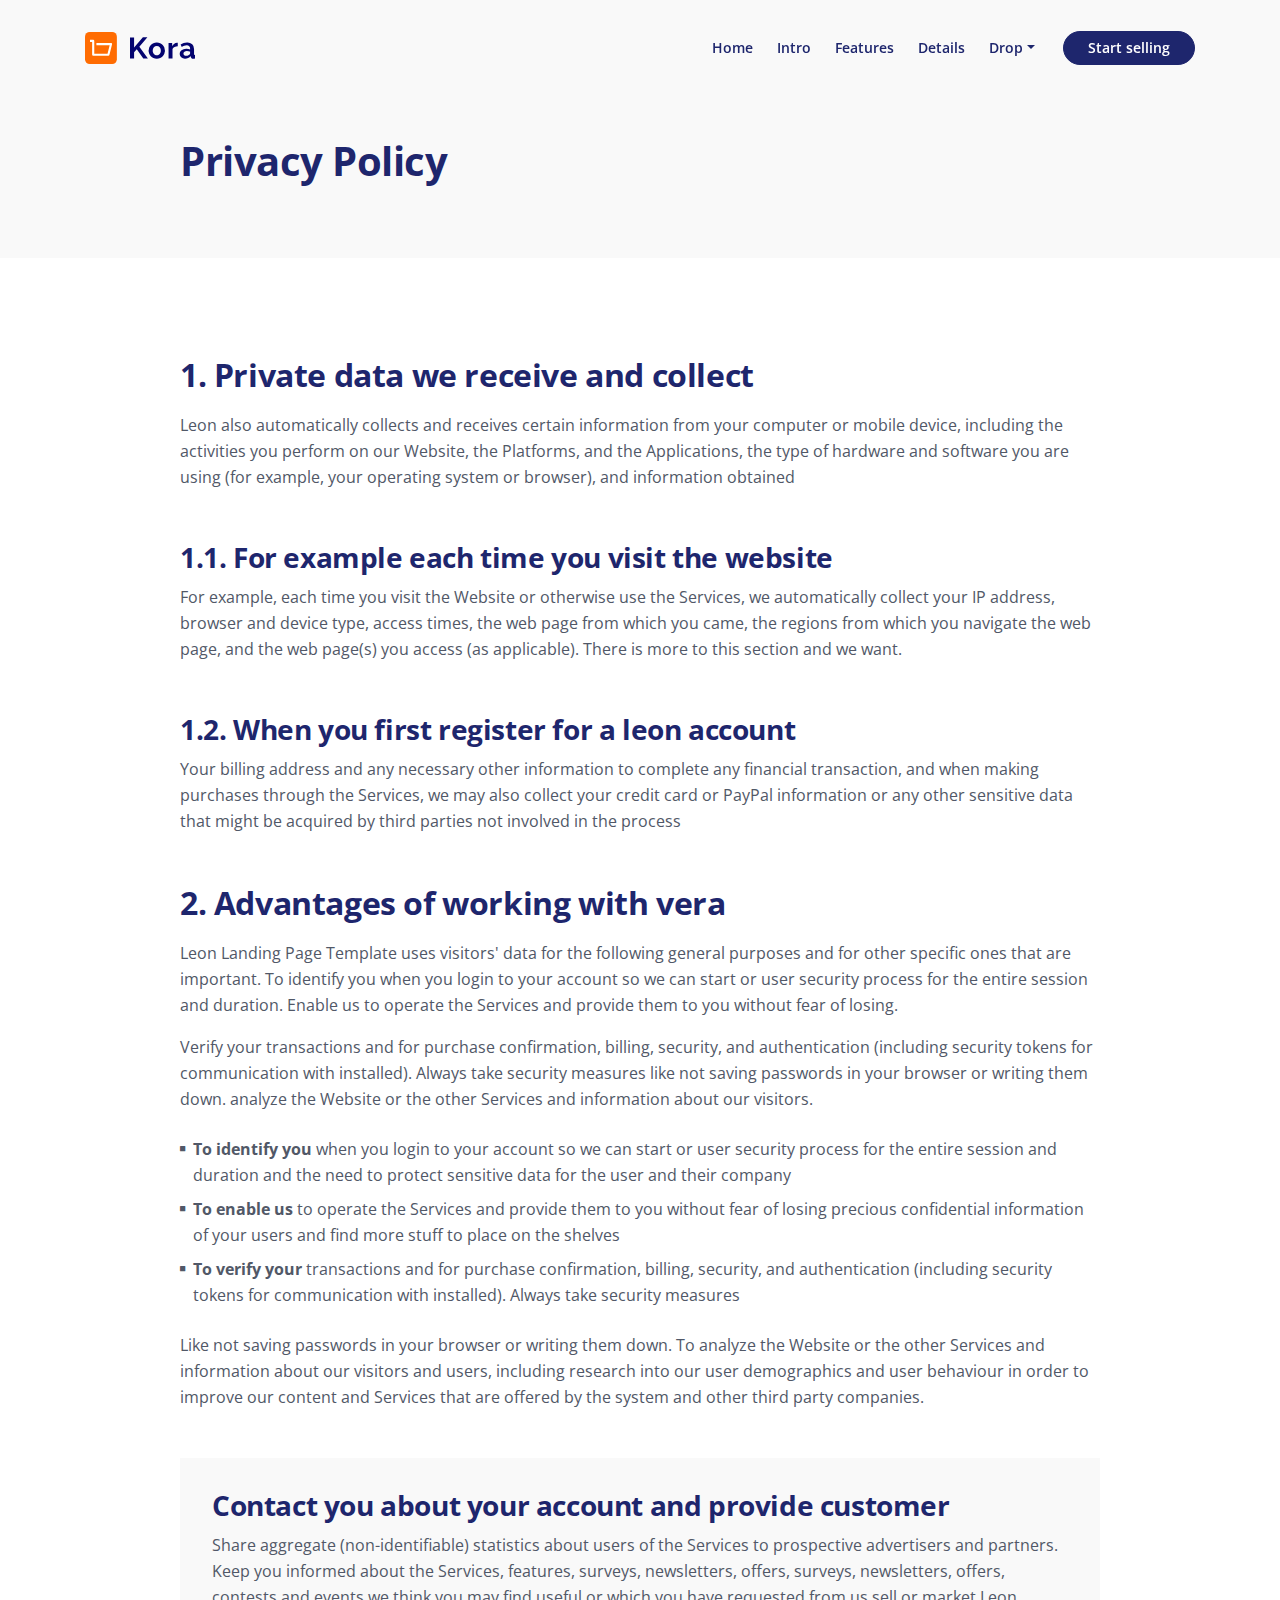
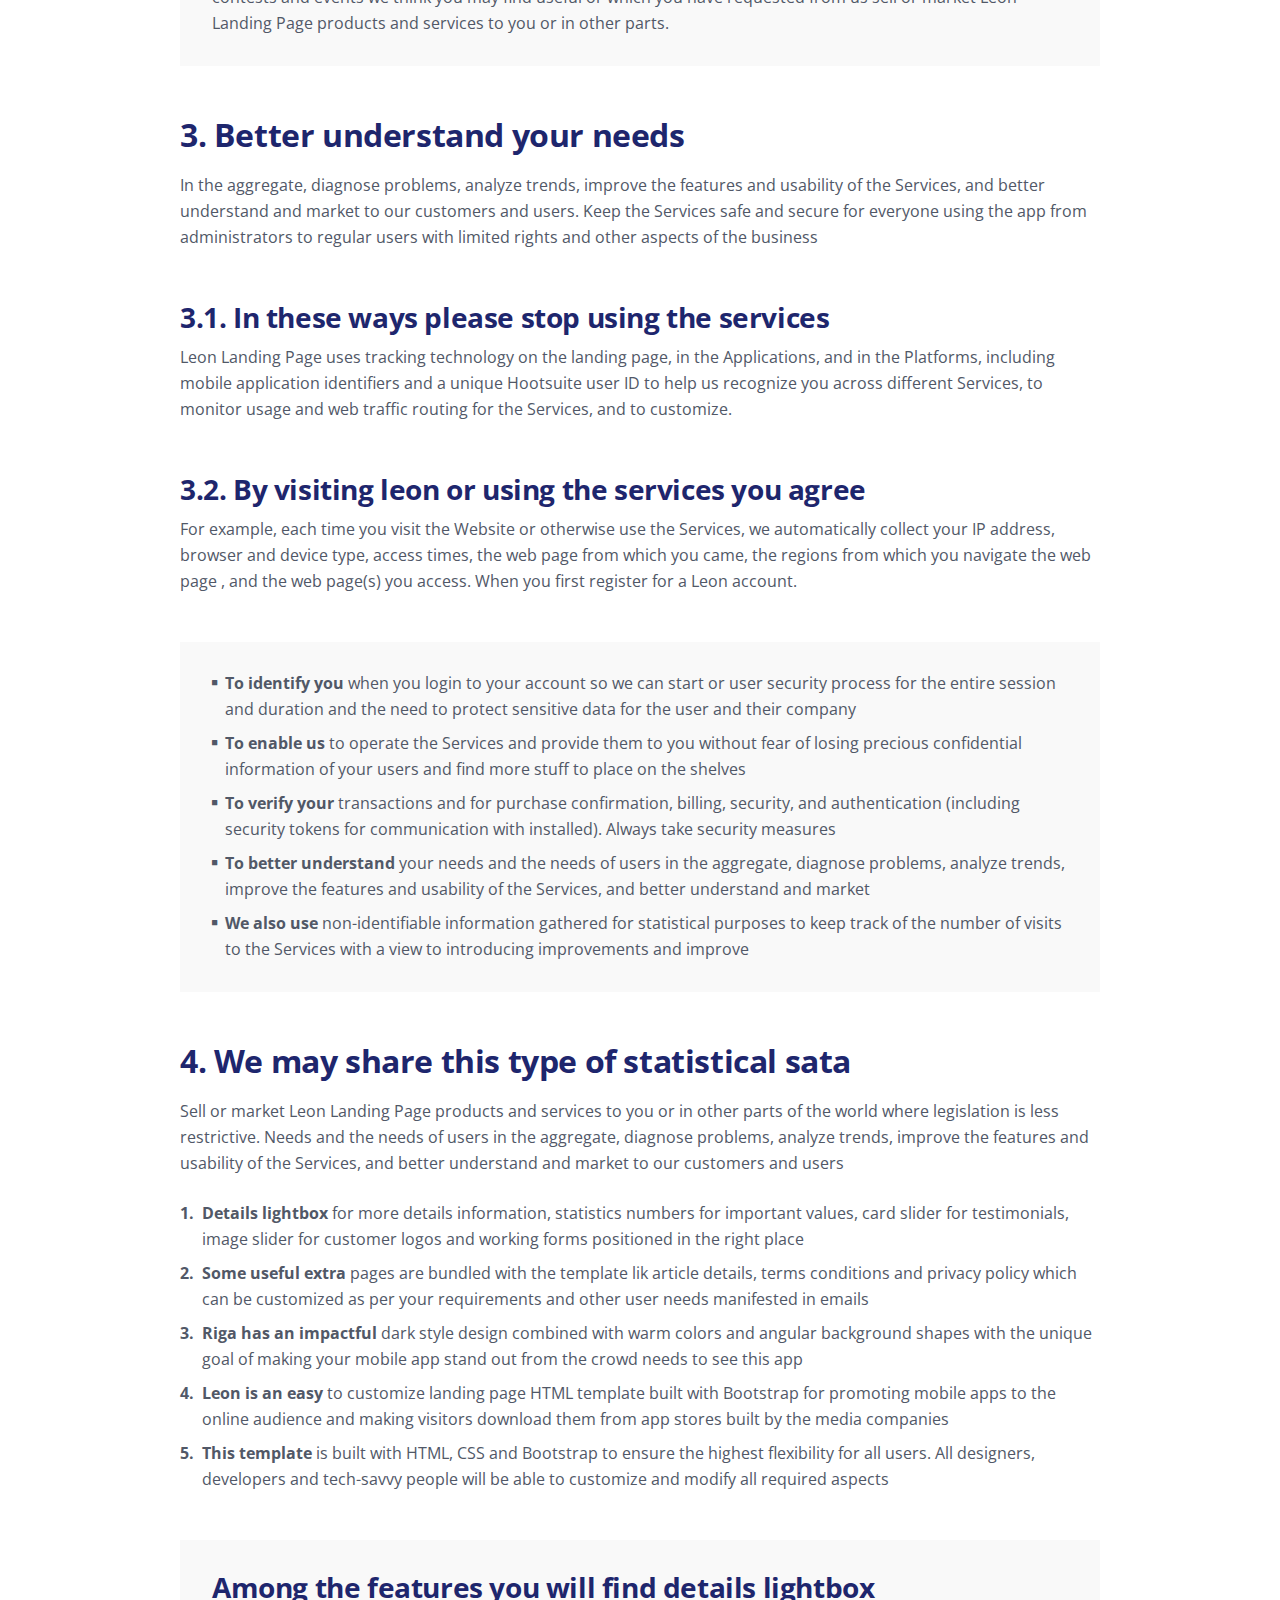
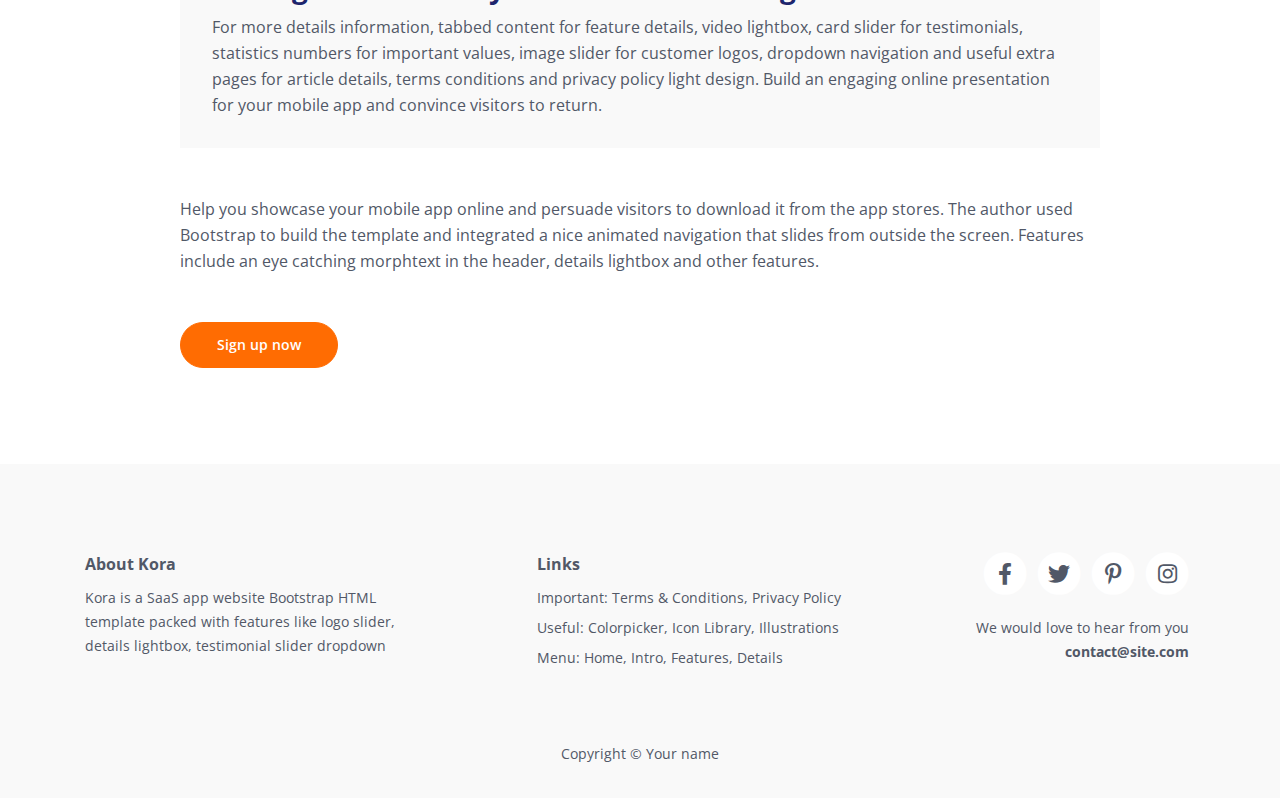
<file: front-end/privacy.html>
<!DOCTYPE html>
<html lang="en">
<head>
    <meta charset="utf-8">
    <meta name="viewport" content="width=device-width, initial-scale=1, shrink-to-fit=no">
    
    <!-- SEO Meta Tags -->
    <meta name="description" content="Your description">
    <meta name="author" content="Your name">

    <!-- OG Meta Tags to improve the way the post looks when you share the page on Facebook, Twitter, LinkedIn -->
	<meta property="og:site_name" content="" /> <!-- website name -->
	<meta property="og:site" content="" /> <!-- website link -->
	<meta property="og:title" content=""/> <!-- title shown in the actual shared post -->
	<meta property="og:description" content="" /> <!-- description shown in the actual shared post -->
	<meta property="og:image" content="" /> <!-- image link, make sure it's jpg -->
	<meta property="og:url" content="" /> <!-- where do you want your post to link to -->
	<meta name="twitter:card" content="summary_large_image"> <!-- to have large image post format in Twitter -->

    <!-- Webpage Title -->
    <title>Privacy Policy - Kora</title>
    
    <!-- Styles -->
    <link rel="preconnect" href="https://fonts.gstatic.com">
    <link href="https://fonts.googleapis.com/css2?family=Open+Sans:ital,wght@0,400;0,600;0,700;1,400;1,600&display=swap" rel="stylesheet">
    <link href="css/bootstrap.css" rel="stylesheet">
    <link href="css/fontawesome-all.css" rel="stylesheet">
    <link href="css/swiper.css" rel="stylesheet">
	<link href="css/magnific-popup.css" rel="stylesheet">
	<link href="css/styles.css" rel="stylesheet">
	
	<!-- Favicon  -->
    <link rel="icon" href="images/favicon.png">
</head>
<body data-spy="scroll" data-target=".fixed-top">
    
    <!-- Navigation -->
    <nav class="navbar navbar-expand-lg fixed-top navbar-light">
        <div class="container">
            
            <!-- Text Logo - Use this if you don't have a graphic logo -->
            <!-- <a class="navbar-brand logo-text page-scroll" href="index.html">Kora</a> -->

            <!-- Image Logo -->
            <a class="navbar-brand logo-image" href="index.html"><img src="images/logo.svg" alt="alternative"></a> 

            <button class="navbar-toggler p-0 border-0" type="button" data-toggle="offcanvas">
                <span class="navbar-toggler-icon"></span>
            </button>

            <div class="navbar-collapse offcanvas-collapse" id="navbarsExampleDefault">
                <ul class="navbar-nav ml-auto">
                    <li class="nav-item">
                        <a class="nav-link page-scroll" href="index.html#header">Home <span class="sr-only">(current)</span></a>
                    </li>
                    <li class="nav-item">
                        <a class="nav-link page-scroll" href="index.html#intro">Intro</a>
                    </li>
                    <li class="nav-item">
                        <a class="nav-link page-scroll" href="index.html#features">Features</a>
                    </li>
                    <li class="nav-item">
                        <a class="nav-link page-scroll" href="index.html#details">Details</a>
                    </li>
                    <li class="nav-item dropdown">
                        <a class="nav-link dropdown-toggle" href="#" id="dropdown01" data-toggle="dropdown" aria-haspopup="true" aria-expanded="false">Drop</a>
                        <div class="dropdown-menu" aria-labelledby="dropdown01">
                            <a class="dropdown-item page-scroll" href="article.html">Article Details</a>
                            <div class="dropdown-divider"></div>
                            <a class="dropdown-item page-scroll" href="terms.html">Terms Conditions</a>
                            <div class="dropdown-divider"></div>
                            <a class="dropdown-item page-scroll" href="privacy.html">Privacy Policy</a>
                        </div>
                    </li>
                </ul>
                <span class="nav-item">
                    <a class="btn-solid-sm page-scroll" href="sign-up.html">Start selling</a>
                </span>
            </div> <!-- end of navbar-collapse -->
        </div> <!-- end of container -->
    </nav> <!-- end of navbar -->
    <!-- end of navigation -->


    <!-- Header -->
    <header class="ex-header">
        <div class="container">
            <div class="row">
                <div class="col-xl-10 offset-xl-1">
                    <h1>Privacy Policy</h1>
                </div> <!-- end of col -->
            </div> <!-- end of row -->
        </div> <!-- end of container -->
    </header> <!-- end of ex-header -->
    <!-- end of header -->


    <!-- Basic -->
    <div class="ex-basic-1 pt-5 pb-5">
        <div class="container">
            <div class="row">
                <div class="col-xl-10 offset-xl-1">
                    <h2 class="mt-5 mb-3">1. Private data we receive and collect</h2>
                    <p class="mb-5">Leon also automatically collects and receives certain information from your computer or mobile device, including the activities you perform on our Website, the Platforms, and the Applications, the type of hardware and software you are using (for example, your operating system or browser), and information obtained</p>
                    <h3>1.1. For example each time you visit the website</h3>
                    <p class="mb-5">For example, each time you visit the Website or otherwise use the Services, we automatically collect your IP address, browser and device type, access times, the web page from which you came, the regions from which you navigate the web page, and the web page(s) you access (as applicable). There is more to this section and we want.</p>
                    <h3>1.2. When you first register for a leon account</h3>
                    <p class="mb-5">Your billing address and any necessary other information to complete any financial transaction, and when making purchases through the Services, we may also collect your credit card or PayPal information or any other sensitive data that might be acquired by third parties not involved in the process</p>
                    
                    <h2 class="mb-3">2. Advantages of working with vera</h2>
                    <p>Leon Landing Page Template uses visitors' data for the following general purposes and for other specific ones that are important. To identify you when you login to your account so we can start or user security process for the entire session and duration. Enable us to operate the Services and provide them to you without fear of losing.</p>
                    <p class="mb-4">Verify your transactions and for purchase confirmation, billing, security, and authentication (including security tokens for communication with installed). Always take security measures like not saving passwords in your browser or writing them down. analyze the Website or the other Services and information about our visitors.</p>
                    <ul class="list-unstyled li-space-lg mb-4">
                        <li class="media">
                            <i class="fas fa-square"></i>
                            <div class="media-body"><strong>To identify you</strong> when you login to your account so we can start or user security process for the entire session and duration and the need to protect sensitive data for the user and their company</div>
                        </li>
                        <li class="media">
                            <i class="fas fa-square"></i>
                            <div class="media-body"><strong>To enable us</strong> to operate the Services and provide them to you without fear of losing precious confidential information of your users and find more stuff to place on the shelves</div>
                        </li>
                        <li class="media">
                            <i class="fas fa-square"></i>
                            <div class="media-body"><strong>To verify your</strong> transactions and for purchase confirmation, billing, security, and authentication (including security tokens for communication with installed). Always take security measures</div>
                        </li>
                    </ul>
                    <p class="mb-5">Like not saving passwords in your browser or writing them down. To analyze the Website or the other Services and information about our visitors and users, including research into our user demographics and user behaviour in order to improve our content and Services that are offered by the system and other third party companies.</p>
                    <div class="text-box mb-5">
                        <h3>Contact you about your account and provide customer</h3>
                        <p>Share aggregate (non-identifiable) statistics about users of the Services to prospective advertisers and partners. Keep you informed about the Services, features, surveys, newsletters, offers, surveys, newsletters, offers, contests and events we think you may find useful or which you have requested from us sell or market Leon Landing Page products and services to you or in other parts.</p>
                    </div> <!-- end of text-box -->
                    
                    <h2 class="mb-3">3. Better understand your needs</h2>
                    <p class="mb-5"> In the aggregate, diagnose problems, analyze trends, improve the features and usability of the Services, and better understand and market to our customers and users. Keep the Services safe and secure for everyone using the app from administrators to regular users with limited rights and other aspects of the business</p>
                    <h3>3.1. In these ways please stop using the services</h3>
                    <p class="mb-5">Leon Landing Page uses tracking technology on the landing page, in the Applications, and in the Platforms, including mobile application identifiers and a unique Hootsuite user ID to help us recognize you across different Services, to monitor usage and web traffic routing for the Services, and to customize.</p>
                    <h3>3.2. By visiting leon or using the services you agree</h3>
                    <p class="mb-5">For example, each time you visit the Website or otherwise use the Services, we automatically collect your IP address, browser and device type, access times, the web page from which you came, the regions from which you navigate the web page , and the web page(s) you access. When you first register for a Leon account.</p>
                    <div class="text-box mb-5">
                        <ul class="list-unstyled li-space-lg">
                            <li class="media">
                                <i class="fas fa-square"></i>
                                <div class="media-body"><strong>To identify you</strong> when you login to your account so we can start or user security process for the entire session and duration and the need to protect sensitive data for the user and their company</div>
                            </li>
                            <li class="media">
                                <i class="fas fa-square"></i>
                                <div class="media-body"><strong>To enable us</strong> to operate the Services and provide them to you without fear of losing precious confidential information of your users and find more stuff to place on the shelves</div>
                            </li>
                            <li class="media">
                                <i class="fas fa-square"></i>
                                <div class="media-body"><strong>To verify your</strong> transactions and for purchase confirmation, billing, security, and authentication (including security tokens for communication with installed). Always take security measures</div>
                            </li>
                            <li class="media">
                                <i class="fas fa-square"></i>
                                <div class="media-body"><strong>To better understand</strong> your needs and the needs of users in the aggregate, diagnose problems, analyze trends, improve the features and usability of the Services, and better understand and market</div>
                            </li>
                            <li class="media">
                                <i class="fas fa-square"></i>
                                <div class="media-body"><strong>We also use</strong> non-identifiable information gathered for statistical purposes to keep track of the number of visits to the Services with a view to introducing improvements and improve</div>
                            </li>
                        </ul>
                    </div> <!-- end of text-box -->
                    
                    <h2 class="mb-3">4. We may share this type of statistical sata</h2>
                    <p class="mb-4">Sell or market Leon Landing Page products and services to you or in other parts of the world where legislation is less restrictive. Needs and the needs of users in the aggregate, diagnose problems, analyze trends, improve the features and usability of the Services, and better understand and market to our customers and users</p>
                    <ul class="list-unstyled li-space-lg mb-5">
                        <li class="media">
                            <strong>1.</strong>
                            <div class="media-body"><strong>Details lightbox</strong> for more details information, statistics numbers for important values, card slider for testimonials, image slider for customer logos and working forms positioned in the right place</div>
                        </li>
                        <li class="media">
                            <strong>2.</strong>
                            <div class="media-body"><strong>Some useful extra</strong> pages are bundled with the template lik article details, terms conditions and privacy policy which can be customized as per your requirements and other user needs manifested in emails</div>
                        </li>
                        <li class="media">
                            <strong>3.</strong>
                            <div class="media-body"><strong>Riga has an impactful</strong> dark style design combined with warm colors and angular background shapes with the unique goal of making your mobile app stand out from the crowd needs to see this app</div>
                        </li>
                        <li class="media">
                            <strong>4.</strong>
                            <div class="media-body"><strong>Leon is an easy</strong> to customize landing page HTML template built with Bootstrap for promoting mobile apps to the online audience and making visitors download them from app stores built by the media companies</div>
                        </li>
                        <li class="media">
                            <strong>5.</strong>
                            <div class="media-body"><strong>This template</strong> is built with HTML, CSS and Bootstrap to ensure the highest flexibility for all users. All designers, developers and tech-savvy people will be able to customize and modify all required aspects</div>
                        </li>
                    </ul>
                    
                    <div class="text-box mb-5">
                        <h3>Among the features you will find details lightbox</h3>
                        <p>For more details information, tabbed content for feature details, video lightbox, card slider for testimonials, statistics numbers for important values, image slider for customer logos, dropdown navigation and useful extra pages for article details, terms conditions and privacy policy light design. Build an engaging online presentation for your mobile app and convince visitors to return.</p>
                    </div> <!-- end of text-box -->
                    <p class="mb-5">Help you showcase your mobile app online and persuade visitors to download it from the app stores. The author used Bootstrap to build the template and integrated a nice animated navigation that slides from outside the screen. Features include an eye catching morphtext in the header, details lightbox and other features.</p>
                    
                    <a class="btn-solid-reg mb-5" href="index.html#header">Sign up now</a>
                </div> <!-- end of col -->
            </div> <!-- end of row -->
        </div> <!-- end of container -->
    </div> <!-- end of ex-basic-1 -->
    <!-- end of basic -->


    <!-- Footer -->
    <div class="footer">
        <div class="container">
            <div class="row">
                <div class="col-lg-12">
                    <div class="footer-col first">
                        <h6>About Kora</h6>
                        <p class="p-small">Kora is a SaaS app website Bootstrap HTML template packed with features like logo slider, details lightbox, testimonial slider dropdown</p>
                    </div> <!-- end of footer-col -->
                    <div class="footer-col second">
                        <h6>Links</h6>
                        <ul class="list-unstyled li-space-lg p-small">
                            <li>Important: <a href="terms.html">Terms & Conditions</a>, <a href="privacy.html">Privacy Policy</a></li>
                            <li>Useful: <a href="#">Colorpicker</a>, <a href="#">Icon Library</a>, <a href="#">Illustrations</a></li>
                            <li>Menu: <a class="page-scroll" href="#header">Home</a>, <a class="page-scroll" href="#intro">Intro</a>, <a class="page-scroll" href="#features">Features</a>, <a class="page-scroll" href="#details">Details</a></li>
                        </ul>
                    </div> <!-- end of footer-col -->
                    <div class="footer-col third">
                        <span class="fa-stack">
                            <a href="#your-link">
                                <i class="fas fa-circle fa-stack-2x"></i>
                                <i class="fab fa-facebook-f fa-stack-1x"></i>
                            </a>
                        </span>
                        <span class="fa-stack">
                            <a href="#your-link">
                                <i class="fas fa-circle fa-stack-2x"></i>
                                <i class="fab fa-twitter fa-stack-1x"></i>
                            </a>
                        </span>
                        <span class="fa-stack">
                            <a href="#your-link">
                                <i class="fas fa-circle fa-stack-2x"></i>
                                <i class="fab fa-pinterest-p fa-stack-1x"></i>
                            </a>
                        </span>
                        <span class="fa-stack">
                            <a href="#your-link">
                                <i class="fas fa-circle fa-stack-2x"></i>
                                <i class="fab fa-instagram fa-stack-1x"></i>
                            </a>
                        </span>
                        <p class="p-small">We would love to hear from you <a href="mailto:contact@site.com"><strong>contact@site.com</strong></a></p>
                    </div> <!-- end of footer-col -->
                </div> <!-- end of col -->
            </div> <!-- end of row -->
        </div> <!-- end of container -->
    </div> <!-- end of footer -->  
    <!-- end of footer -->


    <!-- Copyright -->
    <div class="copyright">
        <div class="container">
            <div class="row">
                <div class="col-lg-12">
                    <p class="p-small">Copyright © <a href="#your-link">Your name</a></p>
                </div> <!-- end of col -->
            </div> <!-- enf of row -->
        </div> <!-- end of container -->
    </div> <!-- end of copyright --> 
    <!-- end of copyright -->
    
    	
    <!-- Scripts -->
    <script src="js/jquery.min.js"></script> <!-- jQuery for Bootstrap's JavaScript plugins -->
    <script src="js/bootstrap.min.js"></script> <!-- Bootstrap framework -->
    <script src="js/jquery.easing.min.js"></script> <!-- jQuery Easing for smooth scrolling between anchors -->
    <script src="js/jquery.magnific-popup.js"></script> <!-- Magnific Popup for lightboxes -->
    <script src="js/swiper.min.js"></script> <!-- Swiper for image and text sliders -->
    <script src="js/scripts.js"></script> <!-- Custom scripts -->
</body>
</html>
</file>
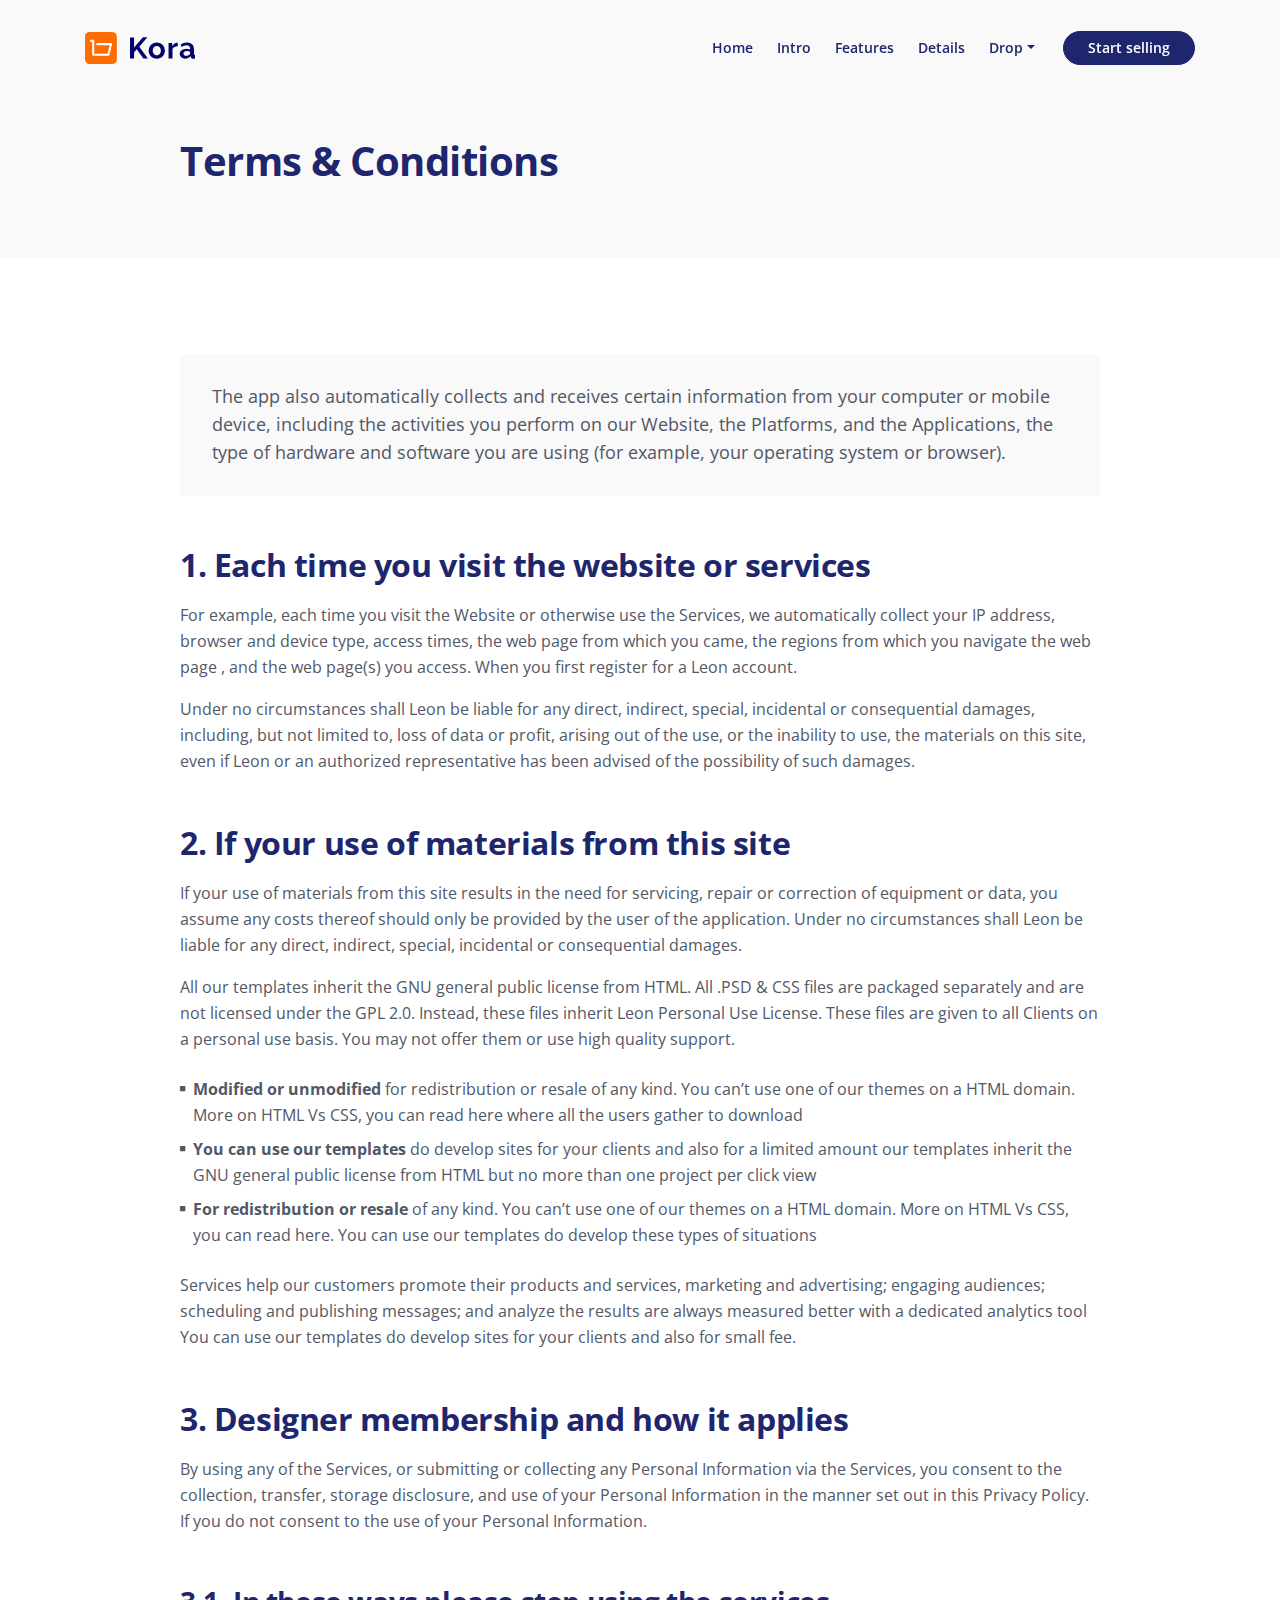
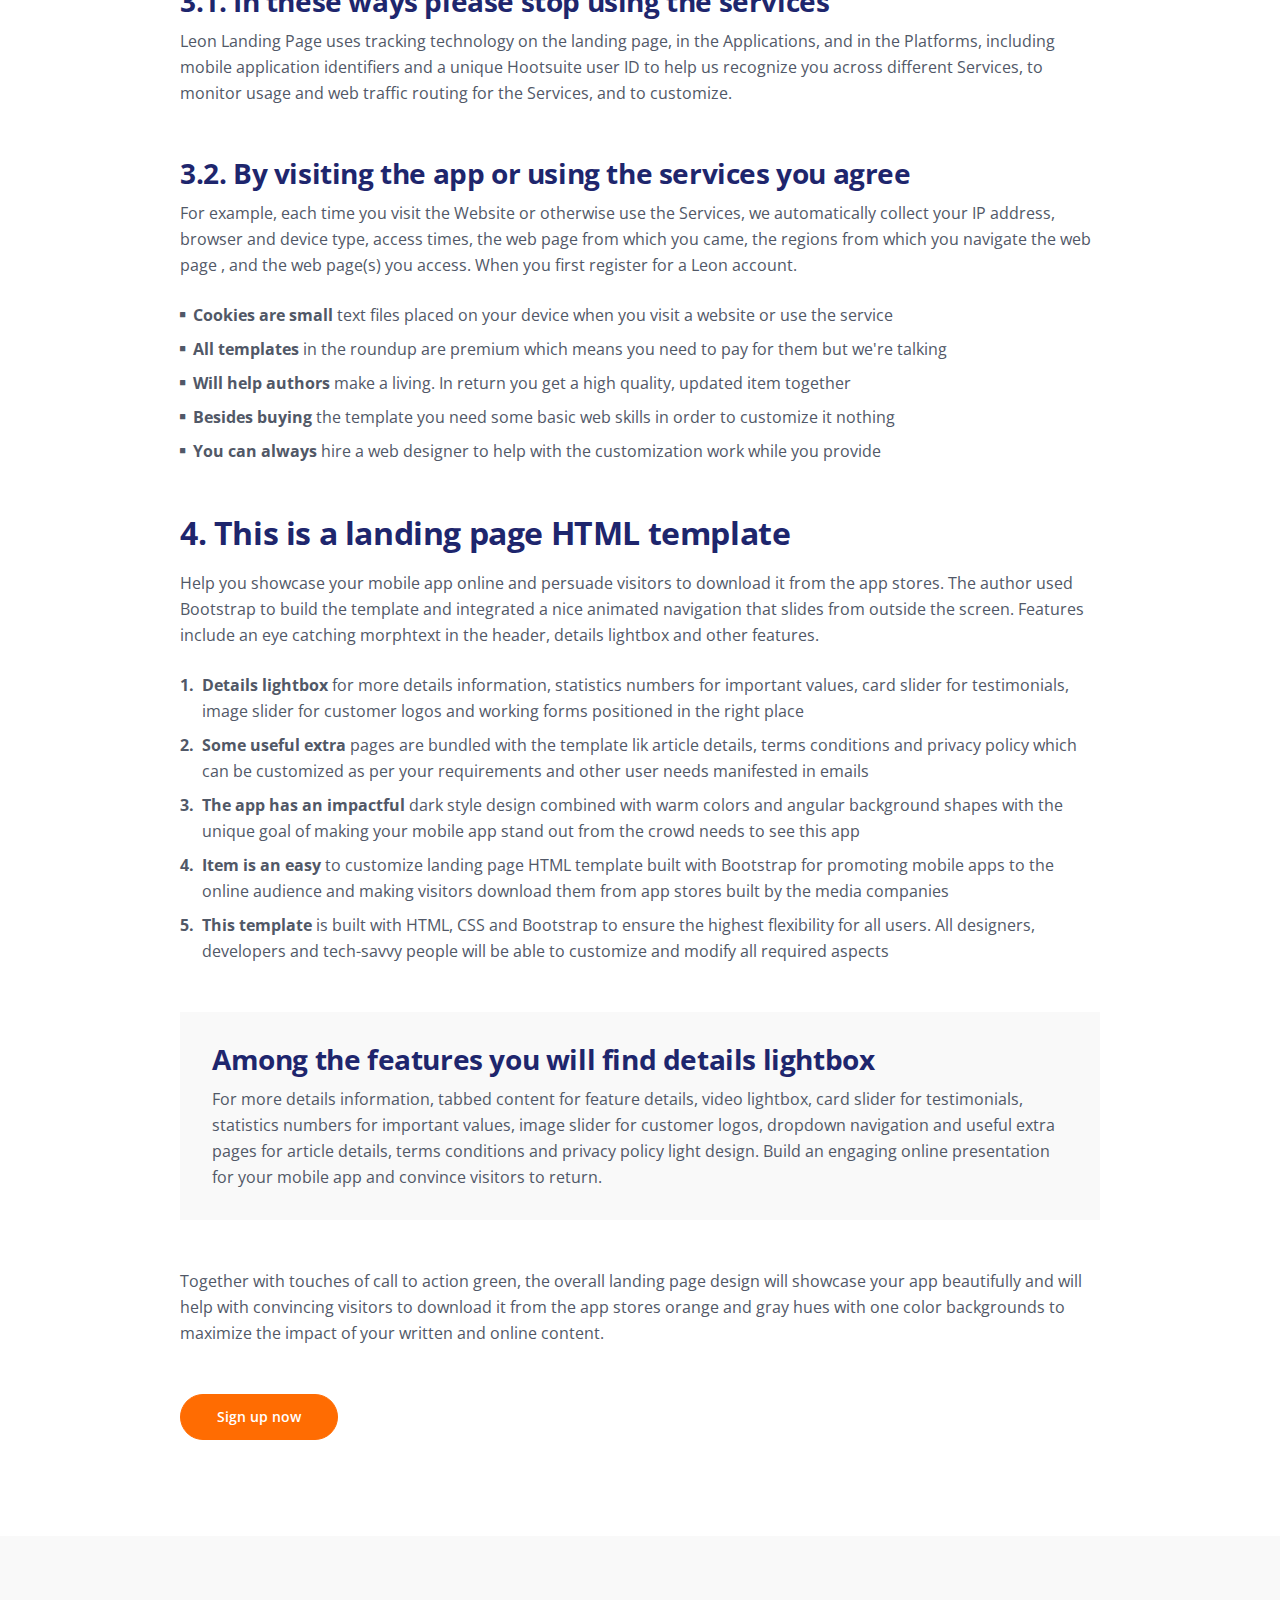
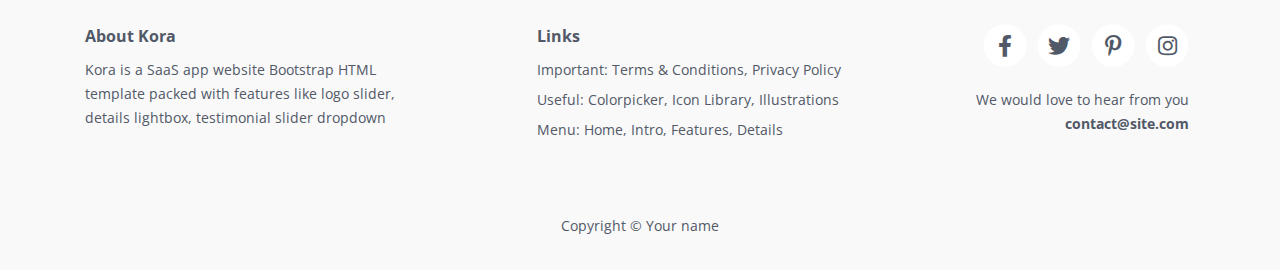
<file: front-end/terms.html>
<!DOCTYPE html>
<html lang="en">
<head>
    <meta charset="utf-8">
    <meta name="viewport" content="width=device-width, initial-scale=1, shrink-to-fit=no">
    
    <!-- SEO Meta Tags -->
    <meta name="description" content="Your description">
    <meta name="author" content="Your name">

    <!-- OG Meta Tags to improve the way the post looks when you share the page on Facebook, Twitter, LinkedIn -->
	<meta property="og:site_name" content="" /> <!-- website name -->
	<meta property="og:site" content="" /> <!-- website link -->
	<meta property="og:title" content=""/> <!-- title shown in the actual shared post -->
	<meta property="og:description" content="" /> <!-- description shown in the actual shared post -->
	<meta property="og:image" content="" /> <!-- image link, make sure it's jpg -->
	<meta property="og:url" content="" /> <!-- where do you want your post to link to -->
	<meta name="twitter:card" content="summary_large_image"> <!-- to have large image post format in Twitter -->

    <!-- Webpage Title -->
    <title>Terms & Conditions - Kora</title>
    
    <!-- Styles -->
    <link rel="preconnect" href="https://fonts.gstatic.com">
    <link href="https://fonts.googleapis.com/css2?family=Open+Sans:ital,wght@0,400;0,600;0,700;1,400;1,600&display=swap" rel="stylesheet">
    <link href="css/bootstrap.css" rel="stylesheet">
    <link href="css/fontawesome-all.css" rel="stylesheet">
    <link href="css/swiper.css" rel="stylesheet">
	<link href="css/magnific-popup.css" rel="stylesheet">
	<link href="css/styles.css" rel="stylesheet">
	
	<!-- Favicon  -->
    <link rel="icon" href="images/favicon.png">
</head>
<body data-spy="scroll" data-target=".fixed-top">
    
    <!-- Navigation -->
    <nav class="navbar navbar-expand-lg fixed-top navbar-light">
        <div class="container">
            
            <!-- Text Logo - Use this if you don't have a graphic logo -->
            <!-- <a class="navbar-brand logo-text page-scroll" href="index.html">Kora</a> -->

            <!-- Image Logo -->
            <a class="navbar-brand logo-image" href="index.html"><img src="images/logo.svg" alt="alternative"></a> 

            <button class="navbar-toggler p-0 border-0" type="button" data-toggle="offcanvas">
                <span class="navbar-toggler-icon"></span>
            </button>

            <div class="navbar-collapse offcanvas-collapse" id="navbarsExampleDefault">
                <ul class="navbar-nav ml-auto">
                    <li class="nav-item">
                        <a class="nav-link page-scroll" href="index.html#header">Home <span class="sr-only">(current)</span></a>
                    </li>
                    <li class="nav-item">
                        <a class="nav-link page-scroll" href="index.html#intro">Intro</a>
                    </li>
                    <li class="nav-item">
                        <a class="nav-link page-scroll" href="index.html#features">Features</a>
                    </li>
                    <li class="nav-item">
                        <a class="nav-link page-scroll" href="index.html#details">Details</a>
                    </li>
                    <li class="nav-item dropdown">
                        <a class="nav-link dropdown-toggle" href="#" id="dropdown01" data-toggle="dropdown" aria-haspopup="true" aria-expanded="false">Drop</a>
                        <div class="dropdown-menu" aria-labelledby="dropdown01">
                            <a class="dropdown-item page-scroll" href="article.html">Article Details</a>
                            <div class="dropdown-divider"></div>
                            <a class="dropdown-item page-scroll" href="terms.html">Terms Conditions</a>
                            <div class="dropdown-divider"></div>
                            <a class="dropdown-item page-scroll" href="privacy.html">Privacy Policy</a>
                        </div>
                    </li>
                </ul>
                <span class="nav-item">
                    <a class="btn-solid-sm page-scroll" href="sign-up.html">Start selling</a>
                </span>
            </div> <!-- end of navbar-collapse -->
        </div> <!-- end of container -->
    </nav> <!-- end of navbar -->
    <!-- end of navigation -->


    <!-- Header -->
    <header class="ex-header">
        <div class="container">
            <div class="row">
                <div class="col-xl-10 offset-xl-1">
                    <h1>Terms & Conditions</h1>
                </div> <!-- end of col -->
            </div> <!-- end of row -->
        </div> <!-- end of container -->
    </header> <!-- end of ex-header -->
    <!-- end of header -->


    <!-- Basic -->
    <div class="ex-basic-1 pt-5 pb-5">
        <div class="container">
            <div class="row">
                <div class="col-xl-10 offset-xl-1">
                    <div class="text-box mt-5 mb-5">
                        <p class="p-large">The app also automatically collects and receives certain information from your computer or mobile device, including the activities you perform on our Website, the Platforms, and the Applications, the type of hardware and software you are using (for example, your operating system or browser).</p>
                    </div> <!-- end of text-box -->

                    <h2 class="mb-3">1. Each time you visit the website or services</h2>
                    <p>For example, each time you visit the Website or otherwise use the Services, we automatically collect your IP address, browser and device type, access times, the web page from which you came, the regions from which you navigate the web page , and the web page(s) you access. When you first register for a Leon account.</p>
                    <p class="mb-5">Under no circumstances shall Leon be liable for any direct, indirect, special, incidental or consequential damages, including, but not limited to, loss of data or profit, arising out of the use, or the inability to use, the materials on this site, even if Leon or an authorized representative has been advised of the possibility of such damages.</p>

                    <h2 class="mb-3">2. If your use of materials from this site</h2>
                    <p>If your use of materials from this site results in the need for servicing, repair or correction of equipment or data, you assume any costs thereof should only be provided by the user of the application. Under no circumstances shall Leon be liable for any direct, indirect, special, incidental or consequential damages.</p>
                    <p class="mb-4">All our templates inherit the GNU general public license from HTML. All .PSD & CSS files are packaged separately and are not licensed under the GPL 2.0. Instead, these files inherit Leon Personal Use License. These files are given to all Clients on a personal use basis. You may not offer them or use high quality support.</p>
                    <ul class="list-unstyled li-space-lg mb-4">
                        <li class="media">
                            <i class="fas fa-square"></i>
                            <div class="media-body"><strong>Modified or unmodified</strong> for redistribution or resale of any kind. You can’t use one of our themes on a HTML domain. More on HTML Vs CSS, you can read here where all the users gather to download</div>
                        </li>
                        <li class="media">
                            <i class="fas fa-square"></i>
                            <div class="media-body"><strong>You can use our templates</strong>  do develop sites for your clients and also for a limited amount our templates inherit the GNU general public license from HTML but no more than one project per click view</div>
                        </li>
                        <li class="media">
                            <i class="fas fa-square"></i>
                            <div class="media-body"><strong>For redistribution or resale</strong> of any kind. You can’t use one of our themes on a HTML domain. More on HTML Vs CSS, you can read here. You can use our templates do develop these types of situations</div>
                        </li>
                    </ul>
                    <p class="mb-5">Services help our customers promote their products and services, marketing and advertising; engaging audiences; scheduling and publishing messages; and analyze the results are always measured better with a dedicated analytics tool You can use our templates do develop sites for your clients and also for small fee.</p>

                    <h2 class="mb-3">3. Designer membership and how it applies</h2>
                    <p class="mb-5">By using any of the Services, or submitting or collecting any Personal Information via the Services, you consent to the collection, transfer, storage disclosure, and use of your Personal Information in the manner set out in this Privacy Policy. If you do not consent to the use of your Personal Information.</p>
                    <h3>3.1. In these ways please stop using the services</h3>
                    <p class="mb-5">Leon Landing Page uses tracking technology on the landing page, in the Applications, and in the Platforms, including mobile application identifiers and a unique Hootsuite user ID to help us recognize you across different Services, to monitor usage and web traffic routing for the Services, and to customize.</p>
                    <h3>3.2. By visiting the app or using the services you agree</h3>
                    <p class="mb-4">For example, each time you visit the Website or otherwise use the Services, we automatically collect your IP address, browser and device type, access times, the web page from which you came, the regions from which you navigate the web page , and the web page(s) you access. When you first register for a Leon account.</p>
                    <ul class="list-unstyled li-space-lg mb-5">
                        <li class="media">
                            <i class="fas fa-square"></i>
                            <div class="media-body"><strong>Cookies are small</strong> text files placed on your device when you visit a website or use the service</div>
                        </li>
                        <li class="media">
                            <i class="fas fa-square"></i>
                            <div class="media-body"><strong>All templates</strong> in the roundup are premium which means you need to pay for them but we're talking</div>
                        </li>
                        <li class="media">
                            <i class="fas fa-square"></i>
                            <div class="media-body"><strong>Will help authors </strong> make a living. In return you get a high quality, updated item together</div>
                        </li>
                        <li class="media">
                            <i class="fas fa-square"></i>
                            <div class="media-body"><strong>Besides buying</strong> the template you need some basic web skills in order to customize it nothing</div>
                        </li>
                        <li class="media">
                            <i class="fas fa-square"></i>
                            <div class="media-body"><strong>You can always</strong> hire a web designer to help with the customization work while you provide</div>
                        </li>
                    </ul>
                    
                    <h2 class="mb-3">4. This is a landing page HTML template</h2>
                    <p class="mb-4">Help you showcase your mobile app online and persuade visitors to download it from the app stores. The author used Bootstrap to build the template and integrated a nice animated navigation that slides from outside the screen. Features include an eye catching morphtext in the header, details lightbox and other features.</p>
                    <ul class="list-unstyled li-space-lg mb-5">
                        <li class="media">
                            <strong>1.</strong>
                            <div class="media-body"><strong>Details lightbox</strong> for more details information, statistics numbers for important values, card slider for testimonials, image slider for customer logos and working forms positioned in the right place</div>
                        </li>
                        <li class="media">
                            <strong>2.</strong>
                            <div class="media-body"><strong>Some useful extra</strong> pages are bundled with the template lik article details, terms conditions and privacy policy which can be customized as per your requirements and other user needs manifested in emails</div>
                        </li>
                        <li class="media">
                            <strong>3.</strong>
                            <div class="media-body"><strong>The app has an impactful</strong> dark style design combined with warm colors and angular background shapes with the unique goal of making your mobile app stand out from the crowd needs to see this app</div>
                        </li>
                        <li class="media">
                            <strong>4.</strong>
                            <div class="media-body"><strong>Item is an easy</strong> to customize landing page HTML template built with Bootstrap for promoting mobile apps to the online audience and making visitors download them from app stores built by the media companies</div>
                        </li>
                        <li class="media">
                            <strong>5.</strong>
                            <div class="media-body"><strong>This template</strong> is built with HTML, CSS and Bootstrap to ensure the highest flexibility for all users. All designers, developers and tech-savvy people will be able to customize and modify all required aspects</div>
                        </li>
                    </ul>
                    
                    <div class="text-box mb-5">
                        <h3>Among the features you will find details lightbox</h3>
                        <p>For more details information, tabbed content for feature details, video lightbox, card slider for testimonials, statistics numbers for important values, image slider for customer logos, dropdown navigation and useful extra pages for article details, terms conditions and privacy policy light design. Build an engaging online presentation for your mobile app and convince visitors to return.</p>
                    </div> <!-- end of text-box -->
                    <p class="mb-5">Together with touches of call to action green, the overall landing page design will showcase your app beautifully and will help with convincing visitors to download it from the app stores orange and gray hues with one color backgrounds to maximize the impact of your written and online content.</p>
                    
                    <a class="btn-solid-reg mb-5" href="index.html#header">Sign up now</a>
                </div> <!-- end of col -->
            </div> <!-- end of row -->
        </div> <!-- end of container -->
    </div> <!-- end of ex-basic-1 -->
    <!-- end of basic -->


    <!-- Footer -->
    <div class="footer">
        <div class="container">
            <div class="row">
                <div class="col-lg-12">
                    <div class="footer-col first">
                        <h6>About Kora</h6>
                        <p class="p-small">Kora is a SaaS app website Bootstrap HTML template packed with features like logo slider, details lightbox, testimonial slider dropdown</p>
                    </div> <!-- end of footer-col -->
                    <div class="footer-col second">
                        <h6>Links</h6>
                        <ul class="list-unstyled li-space-lg p-small">
                            <li>Important: <a href="terms.html">Terms & Conditions</a>, <a href="privacy.html">Privacy Policy</a></li>
                            <li>Useful: <a href="#">Colorpicker</a>, <a href="#">Icon Library</a>, <a href="#">Illustrations</a></li>
                            <li>Menu: <a class="page-scroll" href="#header">Home</a>, <a class="page-scroll" href="#intro">Intro</a>, <a class="page-scroll" href="#features">Features</a>, <a class="page-scroll" href="#details">Details</a></li>
                        </ul>
                    </div> <!-- end of footer-col -->
                    <div class="footer-col third">
                        <span class="fa-stack">
                            <a href="#your-link">
                                <i class="fas fa-circle fa-stack-2x"></i>
                                <i class="fab fa-facebook-f fa-stack-1x"></i>
                            </a>
                        </span>
                        <span class="fa-stack">
                            <a href="#your-link">
                                <i class="fas fa-circle fa-stack-2x"></i>
                                <i class="fab fa-twitter fa-stack-1x"></i>
                            </a>
                        </span>
                        <span class="fa-stack">
                            <a href="#your-link">
                                <i class="fas fa-circle fa-stack-2x"></i>
                                <i class="fab fa-pinterest-p fa-stack-1x"></i>
                            </a>
                        </span>
                        <span class="fa-stack">
                            <a href="#your-link">
                                <i class="fas fa-circle fa-stack-2x"></i>
                                <i class="fab fa-instagram fa-stack-1x"></i>
                            </a>
                        </span>
                        <p class="p-small">We would love to hear from you <a href="mailto:contact@site.com"><strong>contact@site.com</strong></a></p>
                    </div> <!-- end of footer-col -->
                </div> <!-- end of col -->
            </div> <!-- end of row -->
        </div> <!-- end of container -->
    </div> <!-- end of footer -->  
    <!-- end of footer -->


    <!-- Copyright -->
    <div class="copyright">
        <div class="container">
            <div class="row">
                <div class="col-lg-12">
                    <p class="p-small">Copyright © <a href="#your-link">Your name</a></p>
                </div> <!-- end of col -->
            </div> <!-- enf of row -->
        </div> <!-- end of container -->
    </div> <!-- end of copyright --> 
    <!-- end of copyright -->
    
    	
    <!-- Scripts -->
    <script src="js/jquery.min.js"></script> <!-- jQuery for Bootstrap's JavaScript plugins -->
    <script src="js/bootstrap.min.js"></script> <!-- Bootstrap framework -->
    <script src="js/jquery.easing.min.js"></script> <!-- jQuery Easing for smooth scrolling between anchors -->
    <script src="js/jquery.magnific-popup.js"></script> <!-- Magnific Popup for lightboxes -->
    <script src="js/swiper.min.js"></script> <!-- Swiper for image and text sliders -->
    <script src="js/scripts.js"></script> <!-- Custom scripts -->
</body>
</html>
</file>
<file: front-end/css/styles.css>
/* Description: Master CSS file */

/*****************************************
Table Of Contents:
- General Styles
- Navigation
- Header
- Customers
- Introduction
- Features
- Details 1
- Details Lightbox
- Details 2
- Details 3
- Testimonials
- Newsletter
- Footer
- Copyright
- Back To Top Button
- Extra pages
- Media Queries
******************************************/

/*****************************************
Colors:
- Buttons - orange #ff6c02
- Headings text - navy blue #1e266d
- Body text - dark gray #515867
- Backgrounds - light gray #f9f9f9
******************************************/


/**************************/
/*     General Styles     */
/**************************/
body,
html {
    width: 100%;
	height: 100%;
}

body, p {
	color: #515867; 
	font: 400 1rem/1.625rem "Open Sans", sans-serif;
}

h1 {
	color: #1e266d;
	font-weight: 700;
	font-size: 2.5rem;
	line-height: 3.125rem;
	letter-spacing: -0.5px;
}

h2 {
	color: #1e266d;
	font-weight: 700;
	font-size: 2rem;
	line-height: 2.625rem;
	letter-spacing: -0.4px;
}

h3 {
	color: #1e266d;
	font-weight: 700;
	font-size: 1.75rem;
	line-height: 2.375rem;
	letter-spacing: -0.4px;
}

h4 {
	color: #1e266d;
	font-weight: 700;
	font-size: 1.5rem;
	line-height: 2.125rem;
	letter-spacing: -0.4px;
}

h5 {
	color: #1e266d;
	font-weight: 700;
	font-size: 1.25rem;
	line-height: 1.75rem;
}

h6 {
	color: #1e266d;
	font-weight: 700;
	font-size: 1rem;
	line-height: 1.5rem;
}

.h1-large {
	font-size: 2.75rem;
	line-height: 3.5rem;
	letter-spacing: -0.7px;
}

.p-large {
	font-size: 1.125rem;
	line-height: 1.75rem;
}

.p-small {
	font-size: 0.875rem;
	line-height: 1.5rem;
}

.testimonial-text {
	font-style: italic;
}

.testimonial-author {
	font-weight: 600;
	font-size: 1rem;
	line-height: 1.5rem;
}

.li-space-lg li {
	margin-bottom: 0.5rem;
}

a {
	color: #515867;
	text-decoration: underline;
}

a:hover {
	color: #515867;
	text-decoration: underline;
}

.no-line {
	text-decoration: none;
}

.no-line:hover {
	text-decoration: none;
}

.read-more {
	font-weight: 600;
	font-size: 0.875rem;
	line-height: 1.5rem;
}

.read-more .fas {
	margin-left: 0.625rem;
	font-size: 1rem;
	vertical-align: -8%;
}

.blue {
	color: #1d79fb;
}

.bg-gray {
	background-color: #f9f9f9;
}

.section-divider {
	display: inline-block;
	width: 100%;
	height: 1px;
	border: none;
	background-color: #d0dae2;
}

.section-title {
	display: inline-block;
	margin-bottom: 0.75rem;
	padding: 0.375rem 1.25rem;
	border-radius: 20px;
	background-color: #fff0e2;
	color: #ff6c02;
	font-weight: 600;
	font-size: 0.75rem;
	line-height: 1.125rem;
}

.btn-solid-reg {
	display: inline-block;
	padding: 1.375rem 2.25rem 1.375rem 2.25rem;
	border: 1px solid #ff6c02;
	border-radius: 32px;
	background-color: #ff6c02;
	color: #ffffff;
	font-weight: 600;
	font-size: 0.875rem;
	line-height: 0;
	text-decoration: none;
	transition: all 0.2s;
}

.btn-solid-reg:hover {
	border: 1px solid #ff6c02;
	background-color: transparent;
	color: #ff6c02; /* needs to stay here because of the color property of a tag */
	text-decoration: none;
}

.btn-solid-lg {
	display: inline-block;
	padding: 1.625rem 2.625rem 1.625rem 2.625rem;
	border: 1px solid #ff6c02;
	border-radius: 32px;
	background-color: #ff6c02;
	color: #ffffff;
	font-weight: 600;
	font-size: 0.875rem;
	line-height: 0;
	text-decoration: none;
	transition: all 0.2s;
}

.btn-solid-lg:hover {
	border: 1px solid #ff6c02;
	background-color: transparent;
	color: #ff6c02; /* needs to stay here because of the color property of a tag */
	text-decoration: none;
}

.btn-solid-sm {
	display: inline-block;
	padding: 1rem 1.5rem 1rem 1.5rem;
	border: 1px solid #ff6c02;
	border-radius: 32px;
	background-color: #ff6c02;
	color: #ffffff;
	font-weight: 600;
	font-size: 0.875rem;
	line-height: 0;
	text-decoration: none;
	transition: all 0.2s;
}

.btn-solid-sm:hover {
	border: 1px solid #ff6c02;
	background-color: transparent;
	color: #ff6c02;
	text-decoration: none;
}

.btn-outline-reg {
	display: inline-block;
	padding: 1.375rem 2.25rem 1.375rem 2.25rem;
	border: 1px solid #ff6c02;
	border-radius: 32px;
	background-color: transparent;
	color: #ff6c02;
	font-weight: 600;
	font-size: 0.875rem;
	line-height: 0;
	text-decoration: none;
	transition: all 0.2s;
}

.btn-outline-reg:hover {
	background-color: #ff6c02;
	color: #ffffff;
	text-decoration: none;
}

.btn-outline-lg {
	display: inline-block;
	padding: 1.625rem 2.625rem 1.625rem 2.625rem;
	border: 1px solid #ff6c02;
	border-radius: 32px;
	background-color: transparent;
	color: #ff6c02;
	font-weight: 600;
	font-size: 0.875rem;
	line-height: 0;
	text-decoration: none;
	transition: all 0.2s;
}

.btn-outline-lg:hover {
	background-color: #ff6c02;
	color: #ffffff;
	text-decoration: none;
}

.btn-outline-sm {
	display: inline-block;
	padding: 1rem 1.5rem 1rem 1.5rem;
	border: 1px solid #ff6c02;
	border-radius: 32px;
	background-color: transparent;
	color: #ff6c02;
	font-weight: 600;
	font-size: 0.875rem;
	line-height: 0;
	text-decoration: none;
	transition: all 0.2s;
}

.btn-outline-sm:hover {
	background-color: #ff6c02;
	color: #ffffff;
	text-decoration: none;
}

.form-group {
	position: relative;
	margin-bottom: 1.25rem;
}

.label-control {
	position: absolute;
	top: 0.875rem;
	left: 1.625rem;
	color: #7d838a;
	opacity: 1;
	font-size: 0.875rem;
	line-height: 1.375rem;
	cursor: text;
	transition: all 0.2s ease;
}

.form-control-input:focus + .label-control,
.form-control-input.notEmpty + .label-control,
.form-control-textarea:focus + .label-control,
.form-control-textarea.notEmpty + .label-control {
	top: 0.125rem;
	color: #515867;
	opacity: 1;
	font-size: 0.75rem;
	font-weight: 700;
}

.form-control-input,
.form-control-select {
	display: block; /* needed for proper display of the label in Firefox, IE, Edge */
	width: 100%;
	padding-top: 1.125rem;
	padding-bottom: 0.125rem;
	padding-left: 1.625rem;
	border: 1px solid #cbcbd1;
	border-radius: 32px;
	background-color: #ffffff;
	color: #515867;
	font-size: 0.875rem;
	line-height: 1.875rem;
	transition: all 0.2s;
	-webkit-appearance: none; /* removes inner shadow on form inputs on ios safari */
}

.form-control-select {
	padding-top: 0.5rem;
	padding-bottom: 0.5rem;
	height: 3.25rem;
	color: #7d838a;
}

select {
    /* you should keep these first rules in place to maintain cross-browser behavior */
    -webkit-appearance: none;
	-moz-appearance: none;
	-ms-appearance: none;
    -o-appearance: none;
    appearance: none;
    background-image: url('../images/down-arrow.png');
    background-position: 96% 50%;
    background-repeat: no-repeat;
    outline: none;
}

.form-control-textarea {
	display: block; /* used to eliminate a bottom gap difference between Chrome and IE/FF */
	width: 100%;
	height: 14rem; /* used instead of html rows to normalize height between Chrome and IE/FF */
	padding-top: 1.5rem;
	padding-left: 1.5rem;
	border: 1px solid #cbcbd1;
	border-radius: 2px;
	background-color: #ffffff;
	color: #515867;
	font-size: 0.875rem;
	line-height: 1.5rem;
	transition: all 0.2s;
}

.form-control-input:focus,
.form-control-select:focus,
.form-control-textarea:focus {
	border: 1px solid #a1a1a1;
	outline: none; /* Removes blue border on focus */
}

.form-control-input:hover,
.form-control-select:hover,
.form-control-textarea:hover {
	border: 1px solid #a1a1a1;
}

.checkbox {
	font-size: 0.75rem;
	line-height: 1.25rem;
}

input[type='checkbox'] {
	vertical-align: -10%;
	margin-right: 0.5rem;
}

.form-control-submit-button {
	display: inline-block;
	width: 100%;
	height: 3.25rem;
	border: 1px solid #ff6c02;
	border-radius: 32px;
	background-color: #ff6c02;
	color: #ffffff;
	font-weight: 600;
	font-size: 0.875rem;
	line-height: 0;
	cursor: pointer;
	transition: all 0.2s;
}

.form-control-submit-button:hover {
	border: 1px solid #ff6c02;
	background-color: transparent;
	color: #ff6c02;
}

/* Fade-move Animation For Details Lightbox - Magnific Popup */
/* at start */
.my-mfp-slide-bottom .zoom-anim-dialog {
	opacity: 0;
	transition: all 0.2s ease-out;
	-webkit-transform: translateY(-1.25rem) perspective(37.5rem) rotateX(10deg);
	-ms-transform: translateY(-1.25rem) perspective(37.5rem) rotateX(10deg);
	transform: translateY(-1.25rem) perspective(37.5rem) rotateX(10deg);
}

/* animate in */
.my-mfp-slide-bottom.mfp-ready .zoom-anim-dialog {
	opacity: 1;
	-webkit-transform: translateY(0) perspective(37.5rem) rotateX(0); 
	-ms-transform: translateY(0) perspective(37.5rem) rotateX(0); 
	transform: translateY(0) perspective(37.5rem) rotateX(0); 
}

/* animate out */
.my-mfp-slide-bottom.mfp-removing .zoom-anim-dialog {
	opacity: 0;
	-webkit-transform: translateY(-0.625rem) perspective(37.5rem) rotateX(10deg); 
	-ms-transform: translateY(-0.625rem) perspective(37.5rem) rotateX(10deg); 
	transform: translateY(-0.625rem) perspective(37.5rem) rotateX(10deg); 
}

/* dark overlay, start state */
.my-mfp-slide-bottom.mfp-bg {
	opacity: 0;
	transition: opacity 0.2s ease-out;
}

/* animate in */
.my-mfp-slide-bottom.mfp-ready.mfp-bg {
	opacity: 0.8;
}
/* animate out */
.my-mfp-slide-bottom.mfp-removing.mfp-bg {
	opacity: 0;
}
/* end of fade-move animation for details lightbox - magnific popup */


/**********************/
/*     Navigation     */
/**********************/
.navbar {
	border-bottom: 1px solid #e3e8ec;
	background-color: #ffffff;
	font-weight: 600;
	font-size: 0.875rem;
	line-height: 0.875rem;
}

.navbar .navbar-brand {
	padding-top: 0.25rem;
	padding-bottom: 0.25rem;
}

.navbar .logo-image img {
    width: 110px;
	height: 32px;
}

.navbar .logo-text {
	color: #1e266d;
	font-weight: 700;
	font-size: 2rem;
	line-height: 1rem;
	text-decoration: none;
}

.offcanvas-collapse {
	position: fixed;
	top: 3.25rem; /* adjusts the height between the top of the page and the offcanvas menu */
	bottom: 0;
	left: 100%;
	width: 100%;
	padding-right: 1rem;
	padding-left: 1rem;
	overflow-y: auto;
	visibility: hidden;
	background-color: #ffffff;
	transition: visibility .3s ease-in-out, -webkit-transform .3s ease-in-out;
	transition: transform .3s ease-in-out, visibility .3s ease-in-out;
	transition: transform .3s ease-in-out, visibility .3s ease-in-out, -webkit-transform .3s ease-in-out;
}

.offcanvas-collapse.open {
	visibility: visible;
	-webkit-transform: translateX(-100%);
	transform: translateX(-100%);
}

.navbar .navbar-nav {
	margin-top: 0.75rem;
	margin-bottom: 0.5rem;
}

.navbar .nav-item .nav-link {
	padding-top: 0.625rem;
	padding-bottom: 0.625rem;
	color: #1e266d;
	text-decoration: none;
	transition: all 0.2s ease;
}

.navbar .nav-item.dropdown.show .nav-link,
.navbar .nav-item .nav-link:hover,
.navbar .nav-item .nav-link.active {
	color: #ff6c02;
}

/* Dropdown Menu */
.navbar .dropdown .dropdown-menu {
	animation: fadeDropdown 0.2s; /* required for the fade animation */
}

@keyframes fadeDropdown {
    0% {
        opacity: 0;
    }

    100% {
        opacity: 1;
	}
}

.navbar .dropdown-menu {
	margin-top: 0.5rem;
	margin-bottom: 0.5rem;
	border: none;
	background-color: #ffffff;
}

.navbar .dropdown-item {
	padding-top: 0.5rem;
	padding-bottom: 0.5rem;
	color: #1e266d;
	font-weight: 600;
	font-size: 0.875rem;
	line-height: 0.875rem;
	text-decoration: none;
}

.navbar .dropdown-item:hover {
	background-color: #ffffff;
	color: #ff6c02;
}

.navbar .dropdown-divider {
	width: 100%;
	height: 1px;
	margin: 0.5rem auto 0.5rem auto;
	border: none;
	background-color: #e7e7e7;
}
/* end of dropdown menu */

.navbar .nav-item .btn-solid-sm {
	margin-top: 0.125rem;
	border: 1px solid #1e266d;
	background-color: #1e266d;
}

.navbar .nav-item .btn-solid-sm:hover {
	background-color: transparent;
	color: #1e266d;
}

.navbar .navbar-toggler {
	padding: 0;
	border: none;
	font-size: 1.25rem;
}


/*****************/
/*    Header     */
/*****************/
.header {
	padding-top: 7rem;
	padding-bottom: 2.5rem;
	background: url('../images/header-background.png') center center no-repeat;
	background-size: cover;
	text-align: center;
}

.header .text-container {
	margin-bottom: 4rem;
}

.header .h1-large {
	margin-bottom: 1.5rem;
}

.header .p-large {
	margin-bottom: 2rem;
}

.header .btn-solid-lg {
	margin-right: 0.5rem;
	margin-bottom: 0.75rem;
}


/********************/
/*    Customers     */
/********************/
.slider-1 {
	padding-top: 3.5rem;
	padding-bottom: 3rem;
	text-align: center;
}

.slider-1 h4 {
	margin-bottom: 0.25rem;
	color: #222222;
}

.slider-1 .section-divider {
	margin-bottom: 1rem;
}

.slider-1 .slider-container {
	margin-bottom: 0.5rem;
	padding: 1rem 0;
}


/************************/
/*     Introduction     */
/************************/
.basic-1 {
	padding-top: 5.25rem;
	padding-bottom: 10rem;
}

.basic-1 img {
	margin-bottom: 3.5rem;
}

.basic-1 h2 {
	margin-bottom: 1.5rem;
}

.basic-1 p {
	margin-bottom: 1.875rem;
}


/********************/
/*     Features     */
/********************/
.cards-1 {
	padding-top: 9.5rem;
	padding-bottom: 6.625rem;
	background-color: #040470;
}

.cards-1 .h2-heading {
	margin-bottom: 1rem;
	color: #ffffff;
	text-align: center;
}

.cards-1 .p-heading {
	margin-bottom: 4rem;
	color: #ffffff;
	opacity: 0.8;
	text-align: center;
}

.cards-1 .card {
	margin-bottom: 3rem;
	background-color: transparent;
}

.cards-1 .card-icon-wrapper {
	padding-left: 2rem;
	border-left: 1px solid #ff6c02;
}

.cards-1 .card-icon {
	width: 74px;
	height: 74px;
	border-radius: 50%;
	background-color: #3232a0;
	text-align: center;
}

.cards-1 .card-icon .fas,
.cards-1 .card-icon .far {
	color: #ff6c02;
	font-size: 2rem;
	line-height: 4.625rem;
}

.cards-1 .card-body {
	padding: 0 0 0 2rem;
}

.cards-1 .card-title {
	margin-top: 1.75rem;
	color: #ffffff;
	font-weight: 600;
}

.cards-1 .card-body p {
	margin-bottom: 1.25rem;
	color: #ffffff;
	opacity: 0.8;
}

.cards-1 .read-more {
	color: #ffffff;
}

.cards-1 .read-more .fas {
	color: #ffffff;
}


/*********************/
/*     Details 1     */
/*********************/
.basic-2 {
	padding-top: 9.25rem;
	padding-bottom: 5rem;
	background: url('../images/details-1-background.png') center center no-repeat;
	background-size: cover;
}

.basic-2 h2 {
	margin-bottom: 1.5rem;
}

.basic-2 .intro {
	margin-bottom: 9.5rem;
}

.basic-2 .image-container {
	margin-bottom: 3.75rem;
}

.basic-2 .text-container p {
	margin-bottom: 1.75rem;
}


/****************************/
/*     Details Lightbox     */
/****************************/
.lightbox-basic {
	position: relative;
	max-width: 1150px;
	margin: 2.5rem auto;
	padding: 3rem 1rem;
	background-color: #ffffff;
	text-align: left;
}

.lightbox-basic .image-container {
	margin-bottom: 3rem;
	text-align: center;
}

.lightbox-basic .image-container img {
	border-radius: 8px;
}

.lightbox-basic h3 {
	margin-bottom: 0.5rem;
}

.lightbox-basic hr {
	width: 44px;
	margin-top: 0.125rem;
	margin-bottom: 1rem;
	margin-left: 0;
	height: 2px;
	border: none;
	background-color: #ff6c02;
}

.lightbox-basic h4 {
	margin-top: 1.75rem;
	margin-bottom: 0.625rem;
}

.lightbox-basic .list-unstyled {
	margin-bottom: 1.5rem;
}

.lightbox-basic .list-unstyled .fas {
	font-size: 0.75rem;
	line-height: 1.75rem;
}

.lightbox-basic .list-unstyled .media-body {
	margin-left: 0.375rem;
}

.lightbox-basic .list-unstyled {
	margin-bottom: 1.5rem;
}

/* Action Button */
.lightbox-basic .btn-solid-reg.mfp-close {
	position: relative;
	width: auto;
	height: auto;
	border-color: #ff6c02;
	background-color: #ff6c02;
	color: #ffffff;
	opacity: 1;
	font-weight: 600;
	font-family: "Open Sans";
}

.lightbox-basic .btn-solid-reg.mfp-close:hover {
	background-color: transparent;
	color: #ff6c02;
}
/* end of action Button */

/* Back Button */
.lightbox-basic .btn-outline-reg.mfp-close.as-button {
	position: relative;
	display: inline-block;
	width: auto;
	height: auto;
	margin-left: 0.375rem;
	padding: 1.375rem 2.25rem 1.375rem 2.25rem;
	border: 1px solid #ff6c02;
	background-color: transparent;
	color: #ff6c02;
	opacity: 1;
	font-family: "Open Sans";
}

.lightbox-basic .btn-outline-reg.mfp-close.as-button:hover {
	background-color: #ff6c02;
	color: #ffffff;
}
/* end of back button */

/* Close X Button */
.lightbox-basic button.mfp-close.x-button {
	position: absolute;
	top: -2px;
	right: -2px;
	width: 44px;
	height: 44px;
	color: #555555;
}
/* end of close x button */


/*********************/
/*     Details 2     */
/*********************/
.basic-3 {
	padding-top: 5rem;
	padding-bottom: 5rem;
}

.basic-3 .text-container {
	margin-bottom: 3.75rem;
}

.basic-3 h2 {
	margin-bottom: 1.5rem;
}

.basic-3 .list-unstyled .fas {
	font-size: 0.375rem;
	line-height: 1.625rem;
}

.basic-3 .list-unstyled .media-body {
	margin-left: 0.5rem;
}


/*********************/
/*     Details 3     */
/*********************/
.basic-4 {
	padding-top: 5rem;
	padding-bottom: 9.5rem;
	background: url('../images/details-3-background.png') center center no-repeat;
	background-size: cover;
}

.basic-4 h2 {
	margin-bottom: 1.5rem;
}

.basic-4 .image-container {
	margin-bottom: 3.5rem;
}

.basic-4 p {
	margin-bottom: 1.75rem;
}


/************************/
/*     Testimonials     */
/************************/
.slider-2 {
	padding-top: 9.25rem;
	padding-bottom: 10rem;
	background-color: #040470;
}

.slider-2 .h2-heading {
	margin-bottom: 1rem;
	color: #ffffff;
	text-align: center;
}

.slider-2 .p-heading {
	margin-bottom: 4rem;
	color: #ffffff;
	opacity: 0.8;
	text-align: center;
}

.slider-2 .slider-container {
	position: relative;
}

.slider-2 .swiper-container {
	position: static;
	width: 86%;
}

.slider-2 .swiper-button-prev:focus,
.slider-2 .swiper-button-next:focus {
	/* even if you can't see it chrome you can see it on mobile device */
	outline: none;
}

.slider-2 .swiper-button-prev {
	left: -14px;
	background-image: url("data:image/svg+xml;charset=utf-8,%3Csvg%20xmlns%3D'http%3A%2F%2Fwww.w3.org%2F2000%2Fsvg'%20viewBox%3D'0%200%2028%2044'%3E%3Cpath%20d%3D'M0%2C22L22%2C0l2.1%2C2.1L4.2%2C22l19.9%2C19.9L22%2C44L0%2C22L0%2C22L0%2C22z'%20fill%3D'%23ffffff'%2F%3E%3C%2Fsvg%3E");
	background-size: 18px 28px;
}

.slider-2 .swiper-button-next {
	right: -14px;
	background-image: url("data:image/svg+xml;charset=utf-8,%3Csvg%20xmlns%3D'http%3A%2F%2Fwww.w3.org%2F2000%2Fsvg'%20viewBox%3D'0%200%2028%2044'%3E%3Cpath%20d%3D'M27%2C22L27%2C22L5%2C44l-2.1-2.1L22.8%2C22L2.9%2C2.1L5%2C0L27%2C22L27%2C22z'%20fill%3D'%23ffffff'%2F%3E%3C%2Fsvg%3E");
	background-size: 18px 28px;
}

.slider-2 .card {
	border: none;
	border-radius: 14px;
}

.slider-2 .card-body {
	padding: 2.5rem 1.75rem;
}

.slider-2 .testimonial-text {
	margin-bottom: 1.875rem;
	font-style: italic;
	font-size: 1.125rem;
	line-height: 1.75rem;
}

.slider-2 .testimonial-image {
	display: inline-block;
	width: 70px;
	margin-bottom: 0.875rem;
	border-radius: 50%;
}

.slider-2 .testimonial-author {
	margin-bottom: 0.125rem;
	color: #222222;
	font-weight: 700;
	font-size: 1.125rem;
}


/**********************/
/*     Newsletter     */
/**********************/
.form-1 {
	padding-top: 9.5rem;
	padding-bottom: 8.5rem;
	text-align: center;
}

.form-1 .h2-heading {
	margin-bottom: 0.75rem;
}

.form-1 .p-heading {
	margin-bottom: 3rem;
}

.form-1 .label-control {
	left: 2.125rem;
}

.form-1 .form-control-input {
	padding-top: 1.25rem;
	padding-bottom: 0.25rem;
	padding-left: 2rem;
	border-radius: 32px;
	background-color: #ffffff;
}

.form-1 .form-control-submit-button {
	height: 3.5rem;
}

.form-1 .label-control {
	top: 1rem;
}


/******************/
/*     Footer     */
/******************/
.footer {
	padding-top: 5.5rem;
	padding-bottom: 1.5rem;
	background-color: #f9f9f9;
}

.footer a {
	text-decoration: none;
}

.footer .footer-col {
	margin-bottom: 3rem;
}

.footer h6 {
	margin-bottom: 0.625rem;
	color: #515867;
}

.footer .li-space-lg li {
	margin-bottom: 0.375rem;
}

.footer .footer-col.third .fa-stack {
	width: 2em;
	margin-bottom: 1.25rem;
	margin-right: 0.375rem;
	font-size: 1.375rem;
}

.footer .footer-col.third .fa-stack .fa-stack-2x {
	color: #ffffff;
	transition: all 0.2s ease;
}

.footer .footer-col.third .fa-stack .fa-stack-1x {
    color: #515867;
	transition: all 0.2s ease;
}

.footer .footer-col.third .fa-stack:hover .fa-stack-2x {
    color: #515867;
}

.footer .footer-col.third .fa-stack:hover .fa-stack-1x {
	color: #ffffff;
}


/*********************/
/*     Copyright     */
/*********************/
.copyright {
	padding-bottom: 1rem;
	background-color: #f9f9f9;
	text-align: center;
}

.copyright p,
.copyright a {
	text-decoration: none;
}


/******************************/
/*     Back To Top Button     */
/******************************/
a.back-to-top {
	position: fixed;
	z-index: 999;
	right: 12px;
	bottom: 12px;
	display: none;
	width: 42px;
	height: 42px;
	border-radius: 30px;
	background: #515867 url("../images/up-arrow.png") no-repeat center 47%;
	background-size: 18px 18px;
	text-indent: -9999px;
}

a:hover.back-to-top {
	background-color: #1e266d;
}


/***********************/
/*     Extra Pages     */
/***********************/
.ex-header {
	padding-top: 8.5rem;
	padding-bottom: 4rem;
	background-color: #f9f9f9;
}

.ex-basic-1 .list-unstyled .fas {
	font-size: 0.375rem;
	line-height: 1.625rem;
}

.ex-basic-1 .list-unstyled .media-body {
	margin-left: 0.5rem;
}

.ex-basic-1 .text-box {
	padding: 1.25rem 1.25rem 0.5rem 1.25rem;
	background-color: #f9f9f9;
}

.ex-cards-1 .card {
	border: none;
	background-color: transparent;
}

.ex-cards-1 .card .fa-stack {
	width: 2em;
	font-size: 1.125rem;
}

.ex-cards-1 .card .fa-stack-2x {
	color: #ff6c02;
}

.ex-cards-1 .card .fa-stack-1x {
	color: #ffffff;
	font-weight: 700;
	line-height: 2.125rem;
}

.ex-cards-1 .card .list-unstyled .media-body {
	margin-left: 0.75rem;
}

.ex-cards-1 .card .list-unstyled .media-body h5 {
	margin-top: 0.125rem;
	margin-bottom: 0.375rem;
}

.ex-form-1 .text-box {
	padding: 2.5rem 1.5rem 1.5rem 1.75rem;
	border-radius: 10px;
	background-color: #f9f9f9;
}


/*************************/
/*     Media Queries     */
/*************************/	
/* Min-width 768px */
@media (min-width: 768px) {

	/* Header */
	.header .btn-solid-lg {
		margin-bottom: 0;
	}
	/* end of header */


	/* Newsletter */
	.form-1 .form-group {
		max-width: 20rem;
		display: inline-block;
		vertical-align: top;
	}
	
	.form-1 .form-control-input {
		width: 20rem;
		border-top-right-radius: 0;
		border-bottom-right-radius: 0;
	}

	.form-1 .form-control-submit-button {
		width: 9rem;
		margin-left: -0.375rem;
		border-top-left-radius: 0;
		border-bottom-left-radius: 0;
	}
	/* end of newsletter */


	/* Extra Pages */
	.ex-basic-1 .text-box {
		padding: 1.75rem 2rem 0.875rem 2rem;
	}
	/* end of extra pages */
}
/* end of min-width 768px */


/* Min-width 992px */
@media (min-width: 992px) {
	
	/* General Styles */
	.h2-heading {
		width: 35.25rem;
		margin-right: auto;
		margin-left: auto;
	}

	.p-heading {
		width: 34rem;
		margin-right: auto;
		margin-left: auto;
	}
	/* end of general styles */


	/* Navigation */
	.navbar {
		padding-top: 1.75rem;
		background-color: transparent;
		border-bottom: none;
		transition: all 0.2s;
	}

	.navbar.top-nav-collapse {
		padding-top: 0.5rem;
		padding-bottom: 0.5rem;
		border-bottom: 1px solid #e3e8ec;
		background-color: #ffffff;
	}

	.offcanvas-collapse {
		position: static;
		top: auto;
		bottom: auto;
		left: auto;
		width: auto;
		padding-right: 0;
		padding-left: 0;
		background-color: transparent;
		overflow-y: visible;
		visibility: visible;
	}

	.offcanvas-collapse.open {
		-webkit-transform: none;
		transform: none;
	}

	.navbar .navbar-nav {
		margin-top: 0;
		margin-bottom: 0;
	}
	
	.navbar .nav-item .nav-link {
		padding-right: 0.75rem;
		padding-left: 0.75rem;
	}

	.navbar .dropdown-menu {
		margin-top: 0.25rem;
		box-shadow: 0 3px 3px 1px rgba(0, 0, 0, 0.05);
	}

	.navbar .dropdown-divider {
		width: 90%;
	}

	.navbar .nav-item .btn-solid-sm {
		margin-top: 0;
		margin-left: 1rem;
	}
	/* end of navigation */


	/* Header */
	.header {
		padding-top: 10rem;
		padding-bottom: 7rem;
		text-align: left;
	}

	.header .text-container {
		margin-top: 3.5rem;
	}
	/* end of header */


	/* Customers */
	.slider-1 {
		padding-top: 5rem;
	}
	/* end of customers */


	/* Introduction */
	.basic-1 img {
		margin-bottom: 0;
	}

	.basic-1 .text-container {
		margin-top: 3rem;
	}
	/* end of introduction */


	/* Features */
	.cards-1 .card {
		display: inline-block;
		width: 290px;
		vertical-align: top;
	}
	
	.cards-1 .card:nth-of-type(3n+2) {
		margin-right: 1.5rem;
		margin-left: 1.5rem;
	}
	/* end of features */


	/* Details 1 */
	.basic-2 .image-container {
		margin-bottom: 0;
	}

	.basic-2 .text-container {
		margin-top: 3.75rem;
	}

	.basic-2 h2 {
		margin-right: 2rem;
	}
	/* end of details 1 */


	/* Details Lightbox */
	.lightbox-basic {
		padding: 3rem 3rem;
	}

	.lightbox-basic .image-container {
		margin-bottom: 0;
		text-align: left;
	}
	/* end of details lightbox */


	/* Details 2 */
	.basic-3 .text-container {
		margin-bottom: 0;
	}
	/* end of details 2 */


	/* Details 3 */
	.basic-4 .image-container {
		margin-bottom: 0;
	}

	.basic-4 .text-container {
		margin-top: 3.5rem;
	}
	/* end of details 3 */


	/* Testimonials */
	.slider-2 .swiper-container {
		width: 90%;
	}

	.slider-2 .swiper-button-prev {
		left: 0;
		width: 22px;
		background-size: 22px 34px;
	}
	
	.slider-2 .swiper-button-next {
		right: 0;
		width: 22px;
		background-size: 22px 34px;
	}

	.slider-2 .details {
		display: flex;
		align-items: flex-start;
	}
	
	.slider-2 .text {
		flex-direction: column;
	}

	.slider-2 .testimonial-author {
		margin-top: 0.625rem;
	}
	
	.slider-2 .testimonial-image {
		margin-right: 1.125rem;
		margin-bottom: 0;
	}
	/* end of testimonials */


	/* Footer */
	.footer .footer-col {
		margin-bottom: 2rem;
	}

	.footer .footer-col.first {
		display: inline-block;
		width: 320px;
		margin-right: 1.75rem;
		vertical-align: top;
	}
	
	.footer .footer-col.second {
		display: inline-block;
		width: 320px;
		margin-right: 1.75rem;
		vertical-align: top;
	}
	
	.footer .footer-col.third {
		display: inline-block;
		width: 224px;
		text-align: right;
		vertical-align: top;
	}

	.footer .footer-col.third .fa-stack {
		margin-right: 0;
		margin-left: 0.375rem;
	}
	/* end of footer */


	/* Extra Pages */
	.ex-cards-1 .card {
		display: inline-block;
		width: 296px;
		vertical-align: top;
	}

	.ex-cards-1 .card:nth-of-type(3n+2) {
		margin-right: 1rem;
		margin-left: 1rem;
	}
	/* end of extra pages */
}
/* end of min-width 992px */


/* Min-width 1200px */
@media (min-width: 1200px) {

	/* General Styles */
	.h1-large {
		font-size: 3.25rem;
		line-height: 4rem;
	}
	/* end of general styles */


	/* Header */
	.header {
		overflow-x: hidden;
		padding-top: 10.75rem;
		padding-bottom: 13rem;
	}

	.header .text-container {
		margin-top: 6.5rem;
	}

	.header img {
		position: absolute;
		left: 5rem;
	}
	/* end of header */


	/* Introduction */
	.basic-1 .text-container {
		margin-top: 5rem;
	}
	/* end of introduction */


	/* Features */
	.cards-1 .card {
		width: 320px;
	}
	
	.cards-1 .card:nth-of-type(3n+2) {
		margin-right: 4.375rem;
		margin-left: 4.375rem;
	}
	/* end of features */


	/* Details 1 */
	.basic-2 .intro h2 {
		margin-right: 10rem;
	}

	.basic-2 .text-container {
		margin-top: 6.5rem;
	}
	/* end of details 1 */


	/* Details Lightbox */
	.lightbox-basic .image-container {
		margin-right: 1.5rem;
	}
	/* end of details lightbox */


	/* Details 2 */
	.basic-3 .image-container {
		text-align: right;
	}

	.basic-3 .text-container {
		margin-top: 4rem;
	}
	/* end of details 2 */


	/* Details 3 */
	.basic-4 .text-container {
		margin-top: 6rem;
	}
	/* end of details 3 */


	/* Testimonials */
	.slider-2 .swiper-container {
		width: 92%;
	}

	.slider-2 .card-body {
		padding: 3rem 2.625rem 3.125rem 2.625rem;
	}
	/* end of testimonials */


	/* Footer */
	.footer .footer-col.first {
		width: 352px;
		margin-right: 6rem;
	}
	
	.footer .footer-col.second {
		margin-right: 6.5rem;
	}
	
	.footer .footer-col.third {
		text-align: right;
	}
	/* end of footer */


	/* Extra Pages */
	.ex-cards-1 .card {
		width: 336px;
	}

	.ex-cards-1 .card:nth-of-type(3n+2) {
		margin-right: 2.875rem;
		margin-left: 2.875rem;
	}
	/* end of extra pages */
}
/* end of min-width 1200px */
</file>
